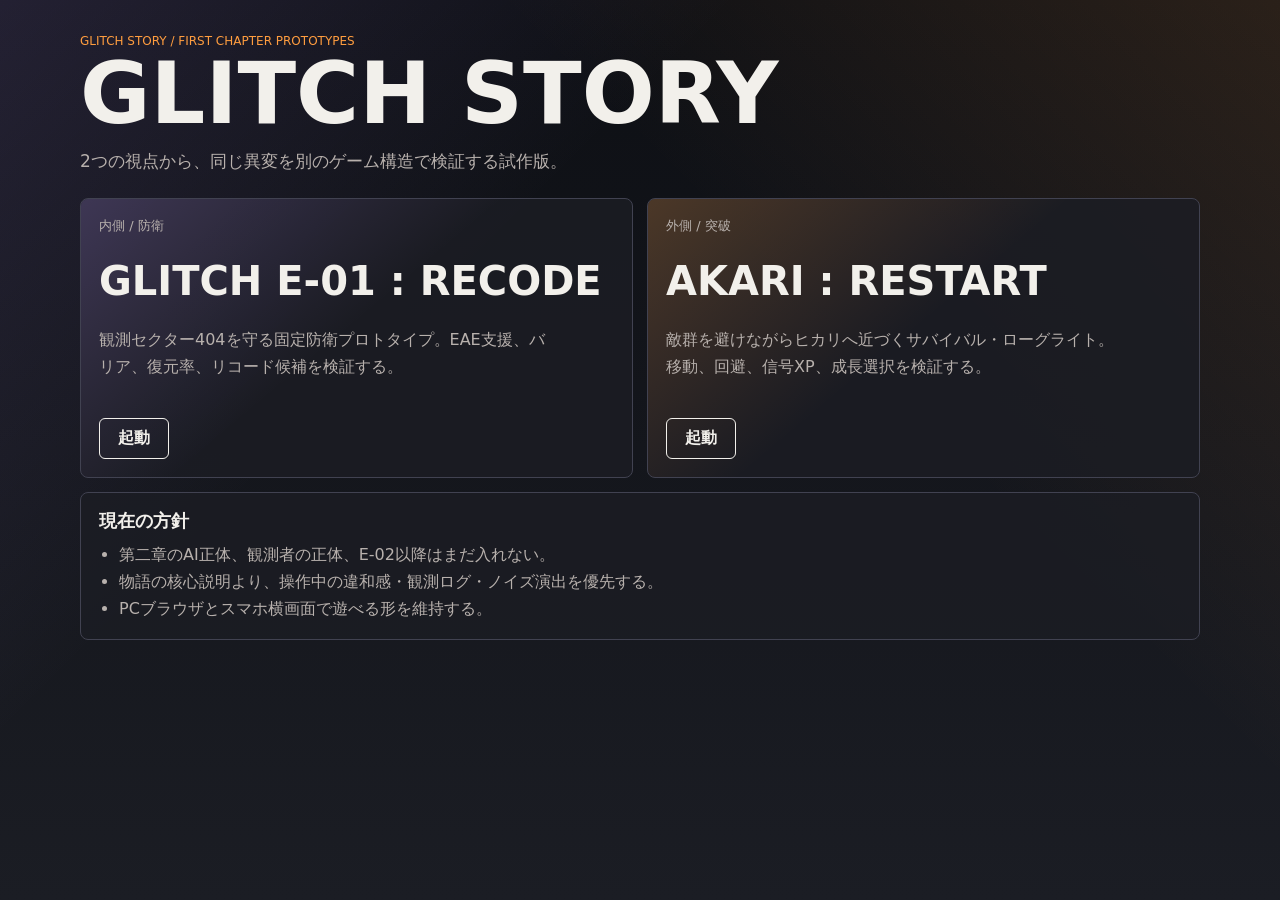
<file: index.html>
<!doctype html>
<html lang="ja">
  <head>
    <meta charset="utf-8">
    <meta name="viewport" content="width=device-width, initial-scale=1">
    <meta name="description" content="GLITCH STORYのブラウザゲーム試作版。GLITCH E-01 : RECODEとAKARI : RESTARTをPCブラウザ、スマホ横画面向けに公開しています。">
    <link rel="canonical" href="https://taniyan8813-sys.github.io/">
    <title>GLITCH STORY Prototypes</title>
    <link rel="stylesheet" href="launcher.css">
    <script async src="https://pagead2.googlesyndication.com/pagead/js/adsbygoogle.js?client=ca-pub-2819687847903510" crossorigin="anonymous"></script>
  </head>
  <body>
    <main class="shell">
      <header class="hero">
        <p class="kicker">GLITCH STORY / FIRST CHAPTER PROTOTYPES</p>
        <h1>GLITCH STORY</h1>
        <p class="lead">2つの視点から、同じ異変を別のゲーム構造で検証する試作版。</p>
      </header>

      <section class="prototype-grid" aria-label="Prototype selection">
        <a class="prototype-card glitch" href="mode-prototype/index.html">
          <span class="label">内側 / 防衛</span>
          <h2>GLITCH E-01 : RECODE</h2>
          <p>観測セクター404を守る固定防衛プロトタイプ。EAE支援、バリア、復元率、リコード候補を検証する。</p>
          <strong>起動</strong>
        </a>

        <a class="prototype-card akari" href="survival-prototype/index.html">
          <span class="label">外側 / 突破</span>
          <h2>AKARI : RESTART</h2>
          <p>敵群を避けながらヒカリへ近づくサバイバル・ローグライト。移動、回避、信号XP、成長選択を検証する。</p>
          <strong>起動</strong>
        </a>
      </section>

      <section class="status-panel">
        <h2>現在の方針</h2>
        <ul>
          <li>第二章のAI正体、観測者の正体、E-02以降はまだ入れない。</li>
          <li>物語の核心説明より、操作中の違和感・観測ログ・ノイズ演出を優先する。</li>
          <li>PCブラウザとスマホ横画面で遊べる形を維持する。</li>
        </ul>
      </section>
    </main>
  </body>
</html>
</file>
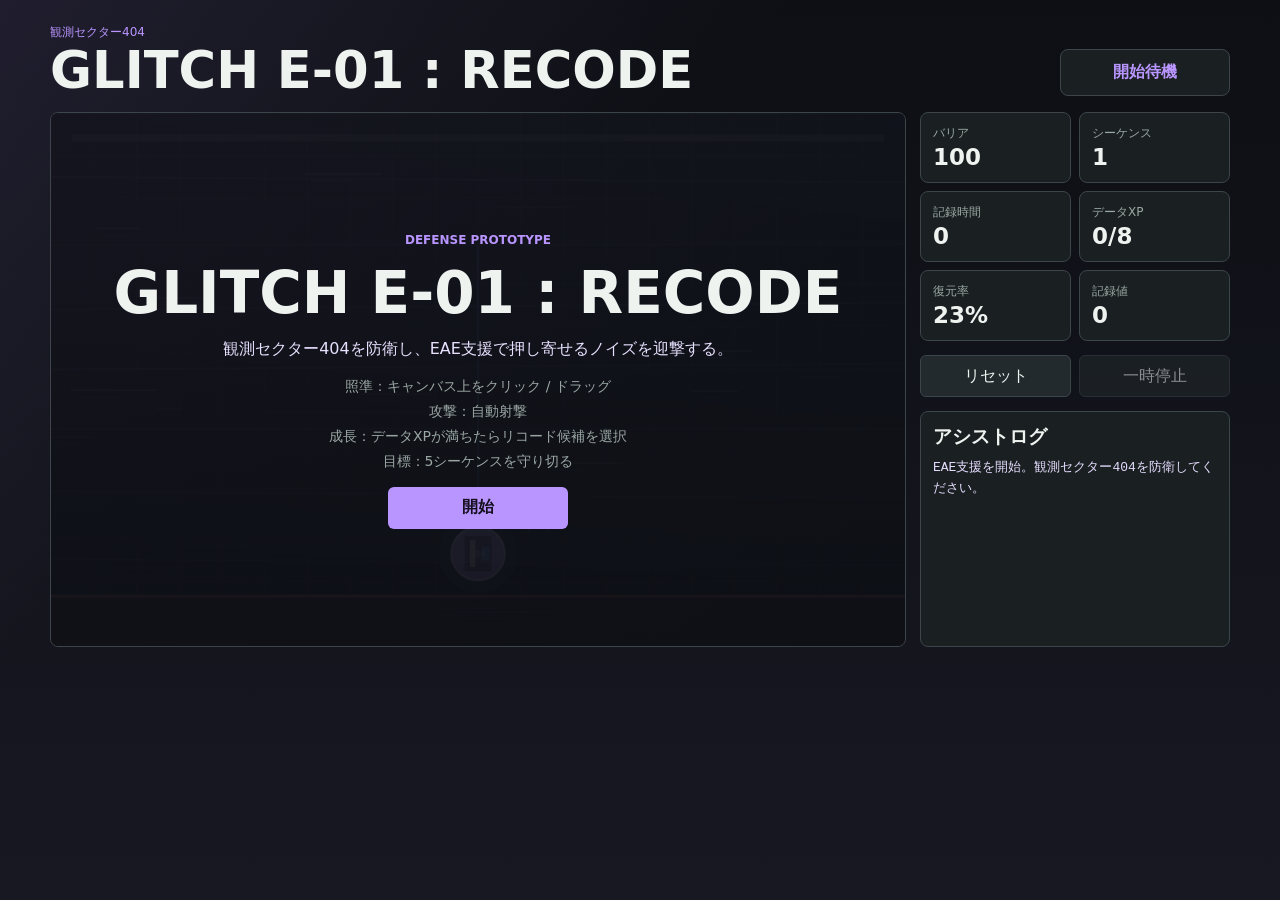
<file: mode-prototype/index.html>
<!doctype html>
<html lang="ja">
  <head>
    <meta charset="utf-8">
    <meta name="viewport" content="width=device-width, initial-scale=1">
    <title>GLITCH E-01 : RECODE Prototype</title>
    <link rel="stylesheet" href="styles.css?v=20260514-start-result">
  </head>
  <body>
    <main class="shell">
      <header class="topbar">
        <div>
          <p class="kicker">観測セクター404</p>
          <h1>GLITCH E-01 : RECODE</h1>
        </div>
        <div class="run-state" id="runState">EAE起動中</div>
      </header>

      <section class="play-layout" aria-label="Game">
        <div class="stage-wrap">
          <canvas id="game" width="960" height="600" aria-label="Line defense game canvas"></canvas>
          <section class="screen-overlay" id="titleScreen" aria-label="Start screen">
            <p class="overlay-kicker">DEFENSE PROTOTYPE</p>
            <h2>GLITCH E-01 : RECODE</h2>
            <p>観測セクター404を防衛し、EAE支援で押し寄せるノイズを迎撃する。</p>
            <ul>
              <li>照準：キャンバス上をクリック / ドラッグ</li>
              <li>攻撃：自動射撃</li>
              <li>成長：データXPが満ちたらリコード候補を選択</li>
              <li>目標：5シーケンスを守り切る</li>
            </ul>
            <button class="primary-action" id="startGame" type="button">開始</button>
          </section>
          <section class="screen-overlay result-overlay" id="resultScreen" aria-label="Result screen" hidden>
            <p class="overlay-kicker" id="resultKicker">RESULT</p>
            <h2 id="resultTitle">観測結果</h2>
            <p id="resultSummary">記録を集計中。</p>
            <dl class="result-stats">
              <div><dt>記録時間</dt><dd id="resultTime">0</dd></div>
              <div><dt>シーケンス</dt><dd id="resultWave">1</dd></div>
              <div><dt>復元率</dt><dd id="resultRestore">0%</dd></div>
              <div><dt>記録値</dt><dd id="resultScore">0</dd></div>
            </dl>
            <button class="primary-action" id="resultRestart" type="button">再挑戦</button>
          </section>
        </div>

        <aside class="panel">
          <div class="stat-grid">
            <div>
              <span>バリア</span>
              <strong id="statHp">100</strong>
            </div>
            <div>
              <span>シーケンス</span>
              <strong id="statWave">1</strong>
            </div>
            <div>
              <span>記録時間</span>
              <strong id="statTime">0</strong>
            </div>
            <div>
              <span>データXP</span>
              <strong id="statXp">0/8</strong>
            </div>
            <div>
              <span>復元率</span>
              <strong id="statPower">1</strong>
            </div>
            <div>
              <span>記録値</span>
              <strong id="statScore">0</strong>
            </div>
          </div>

          <div class="loadout">
            <button id="reset" type="button">リセット</button>
            <button id="pause" type="button">一時停止</button>
          </div>

          <section class="upgrade-panel" id="upgradePanel" hidden>
            <h2>リコード候補</h2>
            <div id="upgradeChoices" class="upgrade-choices"></div>
          </section>

          <section class="notes">
            <h2>アシストログ</h2>
            <p id="systemLog">EAE支援を開始。観測セクター404を防衛してください。</p>
          </section>
        </aside>
      </section>
    </main>
    <script src="game.js?v=20260514-start-result"></script>
  </body>
</html>
</file>
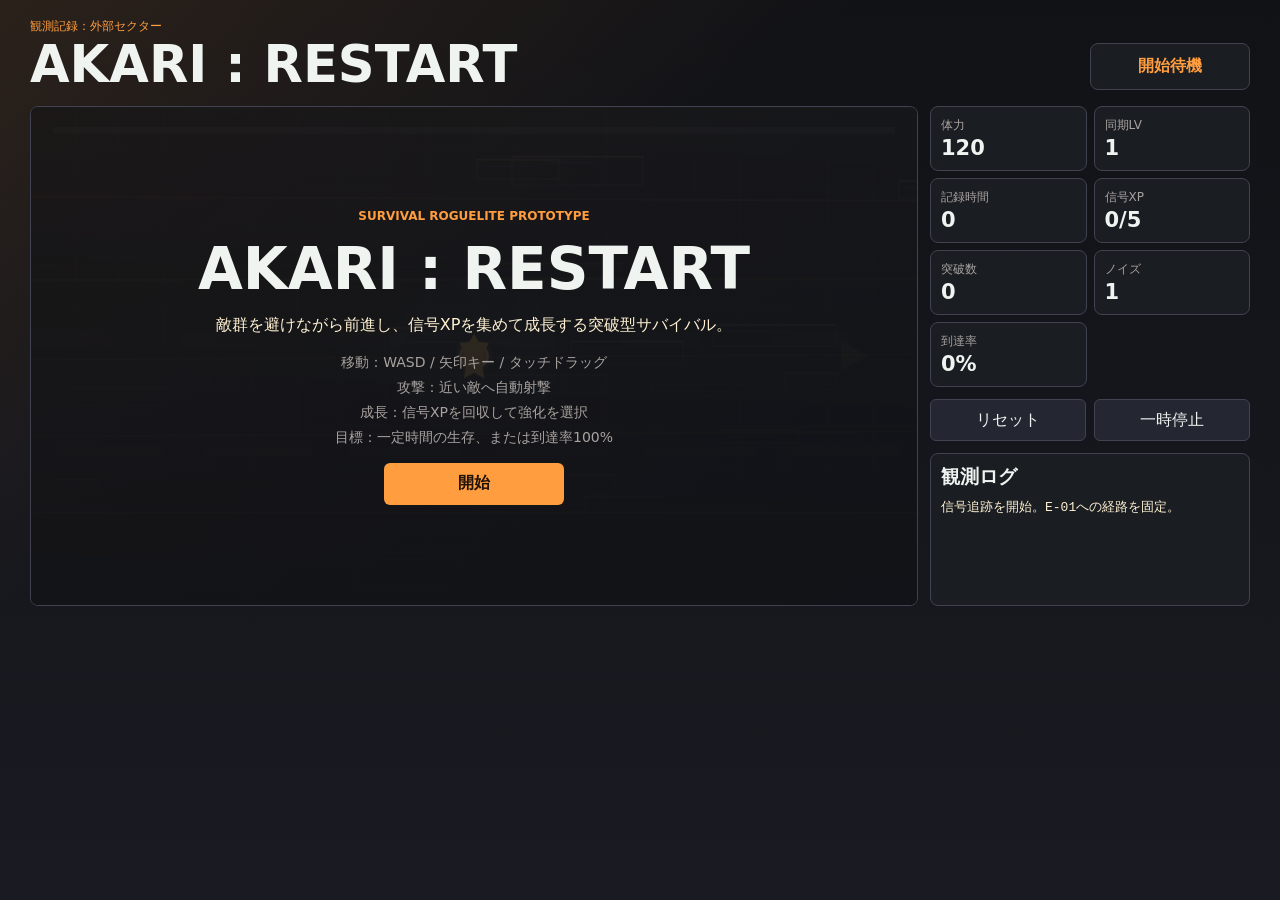
<file: survival-prototype/index.html>
<!doctype html>
<html lang="ja">
  <head>
    <meta charset="utf-8">
    <meta name="viewport" content="width=device-width, initial-scale=1">
    <title>AKARI : RESTART Prototype</title>
    <link rel="stylesheet" href="styles.css?v=20260514-start-result">
  </head>
  <body>
    <main class="shell">
      <header class="topbar">
        <div>
          <p class="kicker">観測記録：外部セクター</p>
          <h1>AKARI : RESTART</h1>
        </div>
        <div class="run-state" id="runState">ヒカリへ向かう</div>
      </header>

      <section class="play-layout" aria-label="Game">
        <div class="stage-wrap">
          <canvas id="game" width="960" height="600" aria-label="Survival roguelite game canvas"></canvas>
          <section class="screen-overlay" id="titleScreen" aria-label="Start screen">
            <p class="overlay-kicker">SURVIVAL ROGUELITE PROTOTYPE</p>
            <h2>AKARI : RESTART</h2>
            <p>敵群を避けながら前進し、信号XPを集めて成長する突破型サバイバル。</p>
            <ul>
              <li>移動：WASD / 矢印キー / タッチドラッグ</li>
              <li>攻撃：近い敵へ自動射撃</li>
              <li>成長：信号XPを回収して強化を選択</li>
              <li>目標：一定時間の生存、または到達率100%</li>
            </ul>
            <button class="primary-action" id="startGame" type="button">開始</button>
          </section>
          <section class="screen-overlay result-overlay" id="resultScreen" aria-label="Result screen" hidden>
            <p class="overlay-kicker" id="resultKicker">RESULT</p>
            <h2 id="resultTitle">観測結果</h2>
            <p id="resultSummary">記録を集計中。</p>
            <dl class="result-stats">
              <div><dt>記録時間</dt><dd id="resultTime">0</dd></div>
              <div><dt>同期LV</dt><dd id="resultLevel">1</dd></div>
              <div><dt>突破数</dt><dd id="resultKills">0</dd></div>
              <div><dt>到達率</dt><dd id="resultDistance">0%</dd></div>
            </dl>
            <button class="primary-action" id="resultRestart" type="button">再挑戦</button>
          </section>
        </div>

        <aside class="panel">
          <div class="stat-grid">
            <div>
              <span>体力</span>
              <strong id="statHp">100</strong>
            </div>
            <div>
              <span>同期LV</span>
              <strong id="statLevel">1</strong>
            </div>
            <div>
              <span>記録時間</span>
              <strong id="statTime">0</strong>
            </div>
            <div>
              <span>信号XP</span>
              <strong id="statXp">0/8</strong>
            </div>
            <div>
              <span>突破数</span>
              <strong id="statKills">0</strong>
            </div>
            <div>
              <span>ノイズ</span>
              <strong id="statThreat">1</strong>
            </div>
            <div>
              <span>到達率</span>
              <strong id="statDistance">0%</strong>
            </div>
          </div>

          <div class="loadout">
            <button id="reset" type="button">リセット</button>
            <button id="pause" type="button">一時停止</button>
          </div>

          <section class="upgrade-panel" id="upgradePanel" hidden>
            <h2>信号成長</h2>
            <div id="upgradeChoices" class="upgrade-choices"></div>
          </section>

          <section class="notes">
            <h2>観測ログ</h2>
            <p id="systemLog">信号追跡を開始。E-01への経路を固定。</p>
          </section>
        </aside>
      </section>
    </main>
    <script src="game.js?v=20260514-start-result"></script>
  </body>
</html>
</file>
<file: launcher.css>
:root {
  color-scheme: dark;
  --bg: #101115;
  --panel: #1b1d24;
  --line: #414251;
  --text: #f2f0eb;
  --muted: #b8b1ad;
  --orange: #ff9d3f;
  --purple: #b995ff;
  --blue: #6aa9ff;
}

* {
  box-sizing: border-box;
}

body {
  margin: 0;
  min-height: 100vh;
  background:
    linear-gradient(135deg, rgba(185, 149, 255, 0.13), transparent 34%),
    linear-gradient(225deg, rgba(255, 157, 63, 0.12), transparent 36%),
    linear-gradient(180deg, #0d0f14 0%, #1b1d24 100%);
  color: var(--text);
  font-family: "Segoe UI", system-ui, -apple-system, sans-serif;
}

.shell {
  width: min(1120px, calc(100vw - 28px));
  margin: 0 auto;
  padding: 34px 0;
}

.hero {
  margin-bottom: 22px;
}

.kicker {
  margin: 0 0 6px;
  color: var(--orange);
  font-size: 12px;
  letter-spacing: 0;
  text-transform: uppercase;
}

h1 {
  margin: 0;
  font-size: clamp(42px, 8vw, 86px);
  line-height: 0.92;
}

.lead {
  max-width: 720px;
  margin: 14px 0 0;
  color: var(--muted);
  font-size: 17px;
  line-height: 1.7;
}

.prototype-grid {
  display: grid;
  grid-template-columns: repeat(2, minmax(0, 1fr));
  gap: 14px;
}

.prototype-card,
.status-panel {
  border: 1px solid var(--line);
  border-radius: 8px;
  background: rgba(27, 29, 36, 0.86);
}

.prototype-card {
  display: grid;
  min-height: 280px;
  padding: 18px;
  color: var(--text);
  text-decoration: none;
  align-content: space-between;
  position: relative;
  overflow: hidden;
}

.prototype-card::before {
  content: "";
  position: absolute;
  inset: 0;
  opacity: 0.22;
  pointer-events: none;
}

.prototype-card.glitch::before {
  background: linear-gradient(140deg, var(--purple), transparent 48%);
}

.prototype-card.akari::before {
  background: linear-gradient(140deg, var(--orange), transparent 48%);
}

.prototype-card:hover {
  border-color: var(--text);
}

.prototype-card > * {
  position: relative;
}

.label {
  color: var(--muted);
  font-size: 13px;
}

.prototype-card h2 {
  margin: 10px 0;
  font-size: clamp(25px, 4vw, 40px);
  line-height: 1;
}

.prototype-card p {
  margin: 0;
  max-width: 460px;
  color: var(--muted);
  line-height: 1.65;
}

.prototype-card strong {
  justify-self: start;
  margin-top: 22px;
  border: 1px solid currentColor;
  border-radius: 6px;
  padding: 9px 18px;
  color: var(--text);
}

.status-panel {
  margin-top: 14px;
  padding: 16px 18px;
}

.status-panel h2 {
  margin: 0 0 8px;
  font-size: 18px;
}

.status-panel ul {
  margin: 0;
  padding-left: 20px;
  color: var(--muted);
  line-height: 1.7;
}

@media (orientation: landscape) and (max-height: 620px) {
  body {
    overflow: hidden;
  }

  .shell {
    width: calc(100vw - 18px);
    height: 100vh;
    padding: 10px 0;
  }

  .hero {
    margin-bottom: 8px;
  }

  .kicker {
    font-size: 10px;
    margin-bottom: 3px;
  }

  h1 {
    font-size: 34px;
  }

  .lead {
    margin-top: 6px;
    font-size: 12px;
    line-height: 1.4;
  }

  .prototype-grid {
    gap: 8px;
  }

  .prototype-card {
    min-height: 178px;
    padding: 12px;
  }

  .prototype-card h2 {
    font-size: 23px;
  }

  .prototype-card p {
    font-size: 12px;
    line-height: 1.45;
  }

  .prototype-card strong {
    margin-top: 10px;
    padding: 6px 14px;
    font-size: 12px;
  }

  .status-panel {
    margin-top: 8px;
    padding: 8px 12px;
  }

  .status-panel h2 {
    display: none;
  }

  .status-panel ul {
    font-size: 11px;
    line-height: 1.35;
  }
}

@media (max-width: 720px) and (orientation: portrait) {
  .prototype-grid {
    grid-template-columns: 1fr;
  }
}
</file>
<file: mode-prototype/styles.css>
:root {
  color-scheme: dark;
  --bg: #101315;
  --panel: #1a2022;
  --panel-2: #232a2d;
  --line: #3b454a;
  --text: #eef3f0;
  --muted: #9aa7a3;
  --accent: #b995ff;
  --blue: #68a9ff;
  --green: #68d38d;
  --red: #f06f6f;
  --violet: #b995ff;
}

* {
  box-sizing: border-box;
}

body {
  margin: 0;
  min-height: 100vh;
  background:
    linear-gradient(140deg, rgba(185, 149, 255, 0.11), transparent 34%),
    linear-gradient(180deg, #0d0f14 0%, #171822 100%);
  color: var(--text);
  font-family: "Segoe UI", system-ui, -apple-system, sans-serif;
}

button {
  min-height: 42px;
  border: 1px solid var(--line);
  border-radius: 6px;
  background: var(--panel-2);
  color: var(--text);
  font: inherit;
  cursor: pointer;
}

button:hover {
  border-color: var(--accent);
}

button:disabled {
  cursor: default;
  opacity: 0.55;
}

.shell {
  width: min(1180px, calc(100vw - 28px));
  margin: 0 auto;
  padding: 24px 0;
}

.topbar {
  display: flex;
  align-items: end;
  justify-content: space-between;
  gap: 18px;
  margin-bottom: 16px;
}

.kicker {
  margin: 0 0 4px;
  color: var(--accent);
  font-size: 12px;
  letter-spacing: 0;
  text-transform: uppercase;
}

h1 {
  margin: 0;
  font-size: clamp(30px, 4vw, 54px);
  line-height: 1;
}

.run-state {
  min-width: 170px;
  border: 1px solid var(--line);
  border-radius: 8px;
  background: var(--panel);
  padding: 12px 14px;
  color: var(--accent);
  text-align: center;
  font-weight: 700;
}

.play-layout {
  display: grid;
  grid-template-columns: minmax(0, 1fr) 310px;
  gap: 14px;
  align-items: stretch;
}

.stage-wrap {
  position: relative;
  min-width: 0;
}

canvas {
  display: block;
  width: 100%;
  aspect-ratio: 16 / 10;
  height: auto;
  border: 1px solid var(--line);
  border-radius: 8px;
  background: #0d1113;
  touch-action: none;
}

.screen-overlay {
  position: absolute;
  inset: 1px;
  display: grid;
  align-content: center;
  justify-items: center;
  gap: 14px;
  padding: 28px;
  border-radius: 8px;
  background:
    linear-gradient(180deg, rgba(13, 15, 20, 0.82), rgba(13, 15, 20, 0.94)),
    linear-gradient(135deg, rgba(185, 149, 255, 0.28), rgba(104, 169, 255, 0.1));
  text-align: center;
}

.screen-overlay[hidden] {
  display: none;
}

.screen-overlay h2 {
  margin: 0;
  font-size: clamp(28px, 5vw, 58px);
  line-height: 1;
}

.screen-overlay p {
  width: min(620px, 100%);
  margin: 0;
  color: #e8e0ff;
  line-height: 1.6;
}

.screen-overlay ul {
  display: grid;
  gap: 7px;
  width: min(520px, 100%);
  margin: 2px 0;
  padding: 0;
  list-style: none;
  color: var(--muted);
  font-size: 14px;
}

.overlay-kicker {
  color: var(--accent) !important;
  font-size: 12px;
  font-weight: 700;
  letter-spacing: 0;
}

.primary-action {
  min-width: 180px;
  border-color: transparent;
  background: var(--accent);
  color: #15101f;
  font-weight: 800;
}

.result-stats {
  display: grid;
  grid-template-columns: repeat(4, minmax(0, 1fr));
  gap: 8px;
  width: min(640px, 100%);
  margin: 0;
}

.result-stats div {
  border: 1px solid rgba(185, 149, 255, 0.35);
  border-radius: 8px;
  background: rgba(26, 32, 34, 0.82);
  padding: 10px;
}

.result-stats dt {
  color: var(--muted);
  font-size: 12px;
}

.result-stats dd {
  margin: 2px 0 0;
  font-size: 22px;
  font-weight: 800;
}

.panel {
  display: flex;
  flex-direction: column;
  gap: 14px;
  min-height: 100%;
}

.stat-grid {
  display: grid;
  grid-template-columns: repeat(2, 1fr);
  gap: 8px;
}

.stat-grid div,
.notes,
.upgrade-panel {
  border: 1px solid var(--line);
  border-radius: 8px;
  background: var(--panel);
  padding: 12px;
}

.stat-grid span {
  display: block;
  color: var(--muted);
  font-size: 12px;
}

.stat-grid strong {
  display: block;
  margin-top: 2px;
  font-size: 23px;
}

.loadout {
  display: grid;
  grid-template-columns: 1fr 1fr;
  gap: 8px;
}

.notes {
  flex: 1;
}

.notes h2,
.upgrade-panel h2 {
  margin: 0 0 8px;
  font-size: 19px;
}

.notes p {
  margin: 0;
  color: #e6dcff;
  line-height: 1.58;
  font-family: Consolas, "Courier New", monospace;
  font-size: 13px;
}

@media (orientation: landscape) and (max-height: 620px) {
  body {
    overflow: hidden;
  }

  .shell {
    width: calc(100vw - 16px);
    height: 100vh;
    padding: 8px 0;
  }

  .topbar {
    align-items: center;
    margin-bottom: 8px;
  }

  .kicker {
    font-size: 10px;
    margin-bottom: 2px;
  }

  h1 {
    font-size: 23px;
  }

  .run-state {
    min-height: 34px;
    padding: 8px 10px;
    font-size: 12px;
  }

  .play-layout {
    grid-template-columns: minmax(0, 1fr) 252px;
    gap: 8px;
    height: calc(100vh - 66px);
  }

  canvas {
    height: 100%;
    max-height: calc(100vh - 66px);
    aspect-ratio: auto;
  }

  .screen-overlay {
    padding: 16px;
    gap: 8px;
  }

  .screen-overlay h2 {
    font-size: 26px;
  }

  .screen-overlay p,
  .screen-overlay ul {
    font-size: 11px;
    line-height: 1.35;
  }

  .result-stats {
    grid-template-columns: repeat(4, minmax(0, 1fr));
    gap: 5px;
  }

  .result-stats div {
    padding: 6px;
  }

  .result-stats dt {
    font-size: 10px;
  }

  .result-stats dd {
    font-size: 15px;
  }

  .panel {
    min-height: 0;
    gap: 7px;
    overflow-y: auto;
    padding-right: 2px;
  }

  .stat-grid {
    gap: 6px;
  }

  .stat-grid div,
  .notes,
  .upgrade-panel {
    padding: 7px;
  }

  .stat-grid span {
    font-size: 10px;
  }

  .stat-grid strong {
    font-size: 16px;
  }

  button {
    min-height: 34px;
    font-size: 12px;
  }

  .notes {
    display: none;
  }

  .upgrade-choices button {
    min-height: 44px;
    padding: 6px 8px;
  }

  .upgrade-choices span {
    font-size: 11px;
  }
}

.upgrade-choices {
  display: grid;
  gap: 8px;
}

.upgrade-choices button {
  min-height: 54px;
  padding: 8px 10px;
  text-align: left;
}

.upgrade-choices strong {
  display: block;
  color: var(--accent);
}

.upgrade-choices span {
  display: block;
  margin-top: 2px;
  color: var(--muted);
  font-size: 13px;
}

@media (max-width: 880px) {
  .topbar,
  .play-layout {
    display: grid;
    grid-template-columns: 1fr;
    align-items: start;
  }

  .run-state {
    min-width: 0;
  }
}
</file>
<file: survival-prototype/styles.css>
:root {
  color-scheme: dark;
  --panel: #1a1d22;
  --panel-2: #242631;
  --line: #414251;
  --text: #eff4f1;
  --muted: #a9a3a0;
  --accent: #ff9d3f;
  --gold: #f0bf54;
  --blue: #6aa9ff;
  --red: #f06f6f;
  --violet: #b995ff;
  --cream: #fff1d2;
}

* {
  box-sizing: border-box;
}

body {
  margin: 0;
  min-height: 100vh;
  background:
    linear-gradient(145deg, rgba(255, 157, 63, 0.11), transparent 34%),
    linear-gradient(180deg, #111216 0%, #1a1b22 100%);
  color: var(--text);
  font-family: "Segoe UI", system-ui, -apple-system, sans-serif;
}

button {
  min-height: 42px;
  border: 1px solid var(--line);
  border-radius: 6px;
  background: var(--panel-2);
  color: var(--text);
  font: inherit;
  cursor: pointer;
}

button:hover {
  border-color: var(--accent);
}

.shell {
  width: min(1220px, calc(100vw - 24px));
  margin: 0 auto;
  padding: 18px 0;
}

.topbar {
  display: flex;
  align-items: end;
  justify-content: space-between;
  gap: 18px;
  margin-bottom: 16px;
}

.kicker {
  margin: 0 0 4px;
  color: var(--accent);
  font-size: 12px;
  letter-spacing: 0;
  text-transform: uppercase;
}

h1 {
  margin: 0;
  font-size: clamp(30px, 4vw, 54px);
  line-height: 1;
}

.run-state {
  min-width: 160px;
  border: 1px solid var(--line);
  border-radius: 8px;
  background: var(--panel);
  padding: 12px 14px;
  color: var(--accent);
  text-align: center;
  font-weight: 700;
}

.play-layout {
  display: grid;
  grid-template-columns: minmax(0, 1fr) 320px;
  gap: 12px;
  align-items: stretch;
}

.stage-wrap {
  position: relative;
  min-width: 0;
}

canvas {
  display: block;
  width: 100%;
  aspect-ratio: 16 / 9;
  height: auto;
  border: 1px solid var(--line);
  border-radius: 8px;
  background: #0d1113;
  touch-action: none;
}

.screen-overlay {
  position: absolute;
  inset: 1px;
  display: grid;
  align-content: center;
  justify-items: center;
  gap: 14px;
  padding: 28px;
  border-radius: 8px;
  background:
    linear-gradient(180deg, rgba(17, 18, 22, 0.82), rgba(17, 18, 22, 0.94)),
    linear-gradient(135deg, rgba(255, 157, 63, 0.24), rgba(106, 169, 255, 0.12));
  text-align: center;
}

.screen-overlay[hidden] {
  display: none;
}

.screen-overlay h2 {
  margin: 0;
  font-size: clamp(28px, 5vw, 58px);
  line-height: 1;
}

.screen-overlay p {
  width: min(620px, 100%);
  margin: 0;
  color: var(--cream);
  line-height: 1.6;
}

.screen-overlay ul {
  display: grid;
  gap: 7px;
  width: min(520px, 100%);
  margin: 2px 0;
  padding: 0;
  list-style: none;
  color: var(--muted);
  font-size: 14px;
}

.overlay-kicker {
  color: var(--accent) !important;
  font-size: 12px;
  font-weight: 700;
  letter-spacing: 0;
}

.primary-action {
  min-width: 180px;
  border-color: transparent;
  background: var(--accent);
  color: #1f1308;
  font-weight: 800;
}

.result-stats {
  display: grid;
  grid-template-columns: repeat(4, minmax(0, 1fr));
  gap: 8px;
  width: min(640px, 100%);
  margin: 0;
}

.result-stats div {
  border: 1px solid rgba(255, 157, 63, 0.35);
  border-radius: 8px;
  background: rgba(26, 29, 34, 0.82);
  padding: 10px;
}

.result-stats dt {
  color: var(--muted);
  font-size: 12px;
}

.result-stats dd {
  margin: 2px 0 0;
  font-size: 22px;
  font-weight: 800;
}

.panel {
  display: flex;
  flex-direction: column;
  gap: 12px;
  min-height: 100%;
}

.stat-grid {
  display: grid;
  grid-template-columns: repeat(2, 1fr);
  gap: 7px;
}

.stat-grid div,
.notes,
.upgrade-panel {
  border: 1px solid var(--line);
  border-radius: 8px;
  background: var(--panel);
  padding: 10px;
}

.stat-grid span {
  display: block;
  color: var(--muted);
  font-size: 12px;
}

.stat-grid strong {
  display: block;
  margin-top: 2px;
  font-size: 21px;
}

.loadout {
  display: grid;
  grid-template-columns: 1fr 1fr;
  gap: 8px;
}

.notes {
  flex: 1;
}

.notes h2,
.upgrade-panel h2 {
  margin: 0 0 8px;
  font-size: 19px;
}

.notes p {
  margin: 0;
  color: var(--cream);
  line-height: 1.58;
  font-family: Consolas, "Courier New", monospace;
  font-size: 13px;
}

.upgrade-choices {
  display: grid;
  gap: 8px;
}

.upgrade-choices button {
  min-height: 54px;
  padding: 8px 10px;
  text-align: left;
}

.upgrade-choices strong {
  display: block;
  color: var(--accent);
}

.upgrade-choices span {
  display: block;
  margin-top: 2px;
  color: var(--muted);
  font-size: 13px;
}

@media (max-width: 880px) {
  .topbar,
  .play-layout {
    display: grid;
    grid-template-columns: 1fr;
    align-items: start;
  }

  .run-state {
    min-width: 0;
  }
}

@media (orientation: landscape) and (max-height: 620px) {
  body {
    overflow: hidden;
  }

  .shell {
    width: calc(100vw - 16px);
    height: 100vh;
    padding: 8px 0;
  }

  .topbar {
    align-items: center;
    margin-bottom: 8px;
  }

  .kicker {
    font-size: 10px;
    margin-bottom: 2px;
  }

  h1 {
    font-size: 24px;
  }

  .run-state {
    min-height: 34px;
    padding: 8px 10px;
    font-size: 12px;
  }

  .play-layout {
    grid-template-columns: minmax(0, 1fr) 252px;
    gap: 8px;
    height: calc(100vh - 66px);
  }

  canvas {
    height: 100%;
    max-height: calc(100vh - 66px);
    aspect-ratio: auto;
  }

  .screen-overlay {
    padding: 16px;
    gap: 8px;
  }

  .screen-overlay h2 {
    font-size: 26px;
  }

  .screen-overlay p,
  .screen-overlay ul {
    font-size: 11px;
    line-height: 1.35;
  }

  .result-stats {
    grid-template-columns: repeat(4, minmax(0, 1fr));
    gap: 5px;
  }

  .result-stats div {
    padding: 6px;
  }

  .result-stats dt {
    font-size: 10px;
  }

  .result-stats dd {
    font-size: 15px;
  }

  .panel {
    min-height: 0;
    gap: 7px;
    overflow-y: auto;
    padding-right: 2px;
  }

  .stat-grid {
    grid-template-columns: repeat(2, 1fr);
    gap: 6px;
  }

  .stat-grid div,
  .notes,
  .upgrade-panel {
    padding: 7px;
  }

  .stat-grid span {
    font-size: 10px;
  }

  .stat-grid strong {
    font-size: 17px;
  }

  .loadout {
    gap: 6px;
  }

  button {
    min-height: 34px;
    font-size: 12px;
  }

  .notes h2,
  .upgrade-panel h2 {
    font-size: 14px;
    margin-bottom: 5px;
  }

  .notes p {
    font-size: 11px;
    line-height: 1.35;
  }

  .notes {
    display: none;
  }

  .upgrade-choices {
    gap: 5px;
  }

  .upgrade-choices button {
    min-height: 44px;
    padding: 6px 8px;
  }

  .upgrade-choices span {
    font-size: 11px;
  }
}

@media (orientation: landscape) and (max-width: 760px) {
  .play-layout {
    grid-template-columns: minmax(0, 1fr) 220px;
  }

  .stat-grid strong {
    font-size: 15px;
  }
}
</file>
